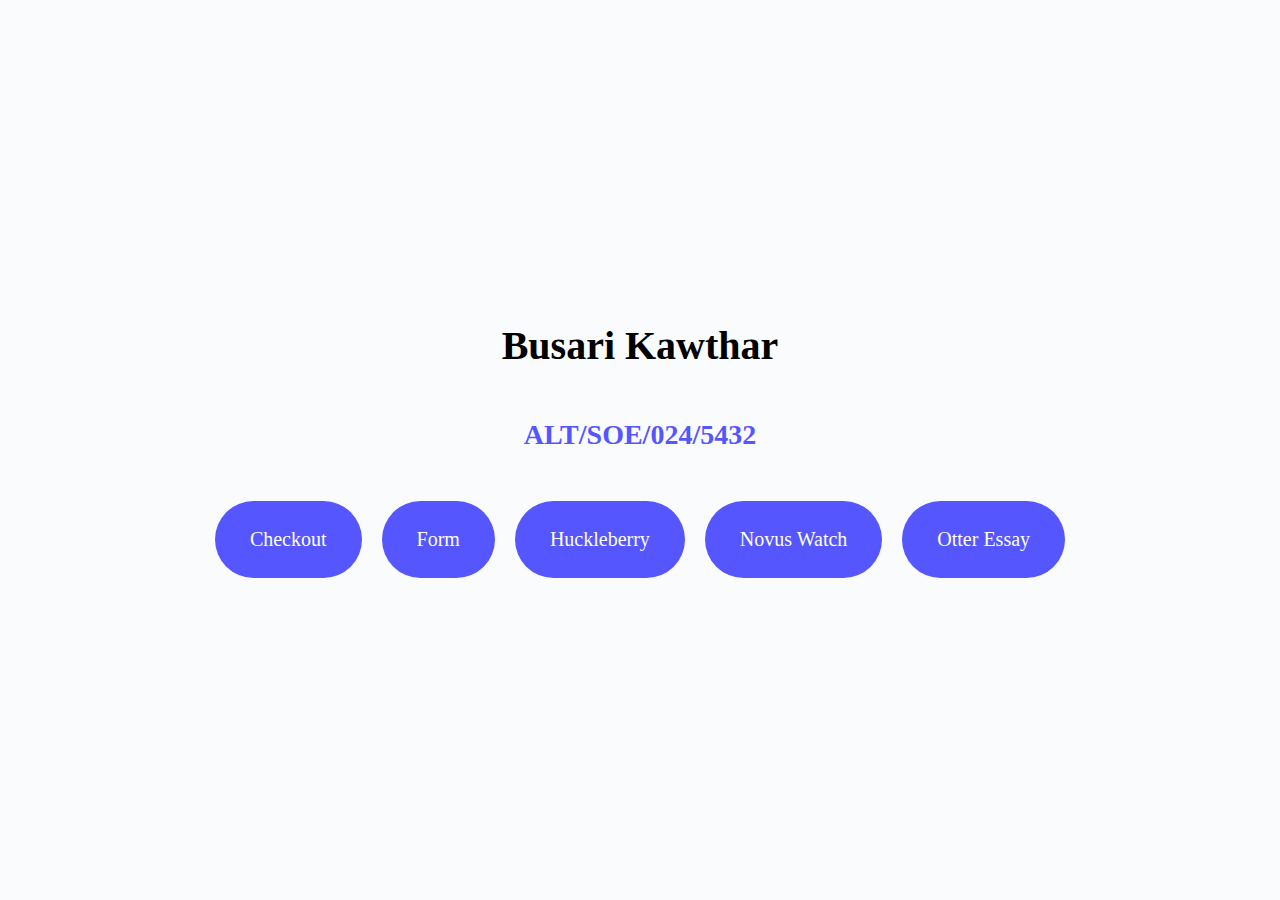
<file: index.html>
<!DOCTYPE html>
<html lang="en">
<head>
    <meta charset="UTF-8">
    <meta name="viewport" content="width=device-width, initial-scale=1.0">
    <title>Document</title>
    <link rel="stylesheet" href="./style.css">
</head>
<body>
    <h1>Busari Kawthar</h1>
    <h2>ALT/SOE/024/5432</h2>

    <main class="main">
        <a href="./Checkout/index.html" class="btn">Checkout</a>
        <a href="./Form/index.html" class="btn">Form</a>
        <a href="./Huckleberry/index.html" class="btn">Huckleberry</a>
        <a href="./Novus watch/index.html" class="btn">Novus Watch</a>
        <a href="./Otter Essay/index.html" class="btn">Otter Essay</a>
    </main>
</body>
</html>
</file>
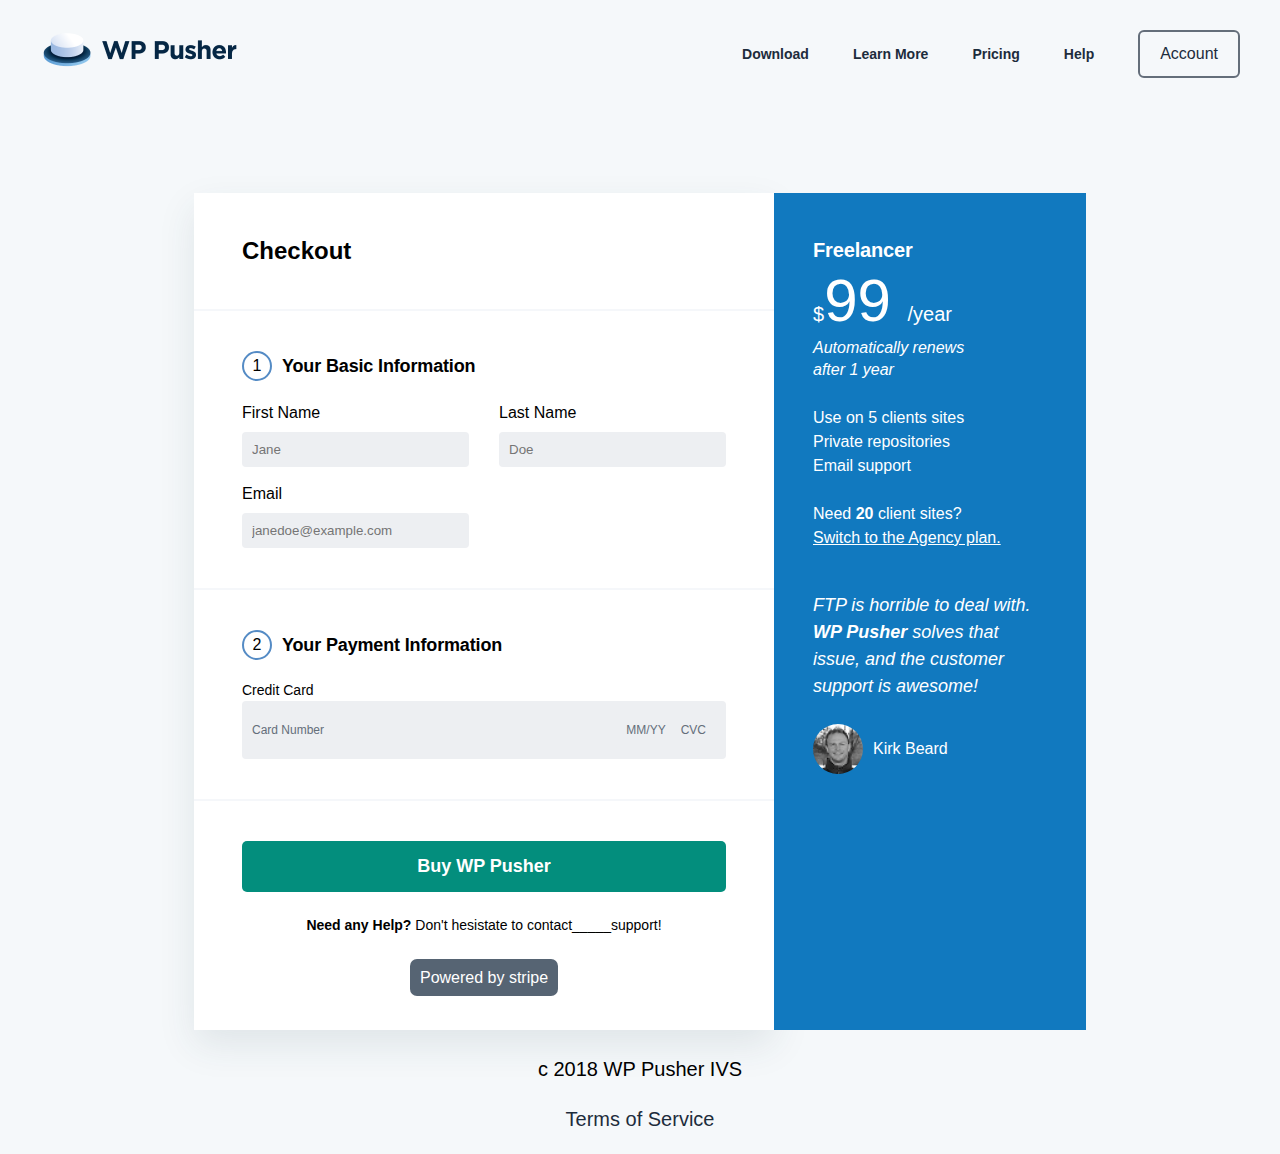
<file: Checkout/index.html>
<!DOCTYPE html>
<html lang="en">
  <head>
    <meta charset="UTF-8" />
    <meta name="viewport" content="width=device-width, initial-scale=1.0" />
    <title>Checkout</title>
    <link rel="stylesheet" href="./style.css" />
  </head>
  <body>
    <header class="header">
      <figure class="header-logo">
        <img src="./wppusher-logo copy.png" alt="logo" />
      </figure>

      <nav class="header-links">
        <ul>
          <li class="header-links_link"><a href="">Download</a></li>
          <li class="header-links_link"><a href="">Learn more</a></li>
          <li class="header-links_link"><a href="">Pricing</a></li>
          <li class="header-links_link"><a href="">Help</a></li>
          <a href="" class="btn">Account</a>
        </ul>
      </nav>
    </header>
    <main class="main">
      <section class="checkout">
        <div class="checkout-heading divider">
          <h2>Checkout</h2>
        </div>
        <div class="checkout-info divider">
          <div class="info-header">
            <span>1</span>
            <h3>Your Basic Information</h3>
          </div>
          <form action="" class="checkout-form">
            <div class="form-input">
              <label for="first-name">First Name</label>
              <input type="text" placeholder="Jane" />
            </div>
            <div class="form-input">
              <label for="last-name">Last Name</label>
              <input type="text" placeholder="Doe" />
            </div>
            <div class="form-input">
              <label for="email">Email</label>
              <input type="email" placeholder="janedoe@example.com" />
            </div>
          </form>
        </div>

        <div class="payment-info divider">
          <div class="info-header">
            <span>2</span>
            <h3>Your Payment Information</h3>
          </div>

          <div class="card-details">
            <p>Credit Card</p>
            <div>
              <span>Card Number</span>
            <div>
            <span>MM/YY</span>
            <span>CVC</span>
          </div>
        </div>
    </div>
</div>

        <div class="checkout-btn">
          <button>Buy WP Pusher</button>
          <p>
            <span>Need any Help?</span> Don't hesistate to contact_____support!
          </p>
          <span class="stripe">Powered by stripe </span>
        </div>
      </section>
      <section class="freelancer">
        <div class="freelancer-info_price">
    
            <h3>Freelancer</h3>
            <p class="price"><span>$</span>99 <span>/year</span></p>
            <p class="year">Automatically renews <span>after 1 year</span></p>
          </div>
          <br>
          <ul class="review">
            <li><span>Use on 5 clients sites</span></li>
            <li><span>Private repositories</span></li>
            <li><span>Email support</span></li>
          </ul>
          <br>
          <p class="link">
            Need <span>20</span> client sites?
            <a href="">Switch to the Agency plan.</a>
          </p>
        </div>

        <div class="frelancer-review">
          <p class="freelancer-review_content">
            FTP is horrible to deal with. <span>WP Pusher</span> solves that
            issue, and the customer support is awesome!
          </p>
          <br>
          <article class="freelancer-review_info">
            <figure>
                <img src="./Bitmap.png" alt="">
            </figure>
            <p>Kirk Beard</p>
          </article>
        </div>
      </section>
    </main>
    <br>
    <footer class="terms">
        <p> <span>c</span> 2018 WP Pusher IVS</p>
        <a href="" >Terms of Service</a>
    </footer>
  </body>
</html>
</file>
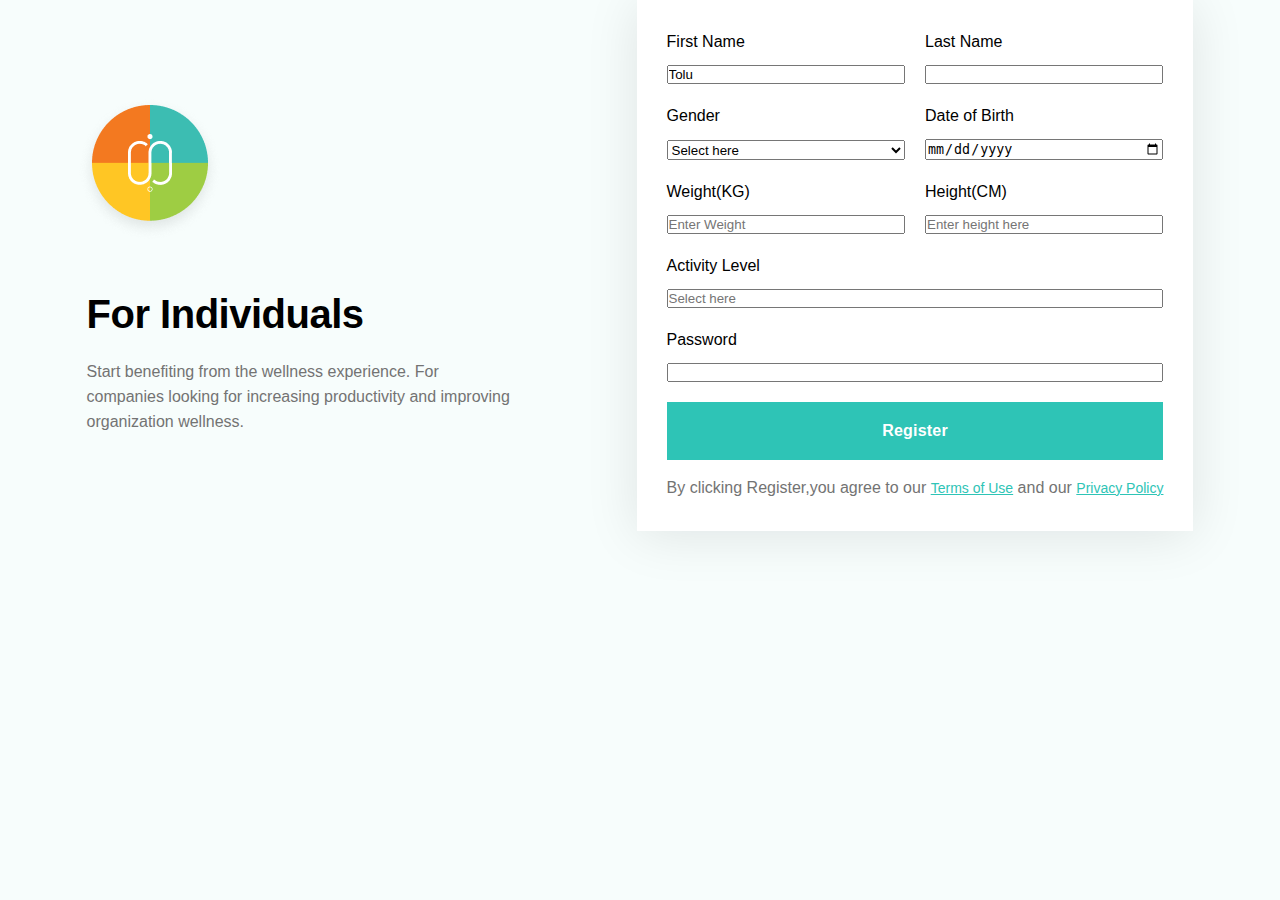
<file: Form/index.html>
<!DOCTYPE html>
<html lang="en">
  <head>
    <meta charset="UTF-8" />
    <meta name="viewport" content="width=device-width, initial-scale=1.0" />
    <title>Form with CSS</title>
    <link rel="stylesheet" href="./style.css" />
  </head>
  <body>
    <main class="main">
      <section class="form-content">
        <figure>
          <img src="./Logo.png" alt="Logo" />
        </figure>
        <h2>For Individuals</h2>
        <p>
          Start benefiting from the wellness experience. For companies looking
          for increasing productivity and improving organization wellness.
        </p>
      </section>

      <section class="page-form">
<form action="" class="form section">
    <div class="form-input">
        <label for="first-name">First Name</label>
        <input type="text" value="Tolu">
    </div>
    <div class="form-input">
        <label for="last-name">Last Name</label>
        <input type="text" id="last-name">
    </div>
    <div class="form-input">
        <label for="gender">Gender</label>
        <select name="" id="gender">
            <option value="select">Select here</option>
            <option value="male">Male</option>
            <option value="female">Female</option>
        </select>
    </div>
    <div class="form-input">
        <label for="DOB">Date of Birth</label>
        <input type="date" id="DOB">
    </div>
    <div class="form-input">
<label for="weight">Weight(KG)</label>
<input type="number" placeholder="Enter Weight" id="weight">
    </div>
    <div class="form-input">
        <label for="height">Height(CM)</label>
        <input type="number" placeholder="Enter height here" id="height">
    </div>
    <div class="form-input span-2">
        <label for="activity-level">Activity Level</label>
        <input type="text" id="activity-level" placeholder="Select here">
    </div>
    <div class="form-input span-2">
<label for="password">Password</label>
<input type="password" id="password" >
    </div>
    <button type="submit" class="btn span-2">Register</button>
</form>
<p>
    By clicking Register,you agree to our <a href="">Terms of Use</a> and our <a href="">Privacy Policy</a>
</p>
      </section>
    </main>

  </body>
</html>
</file>
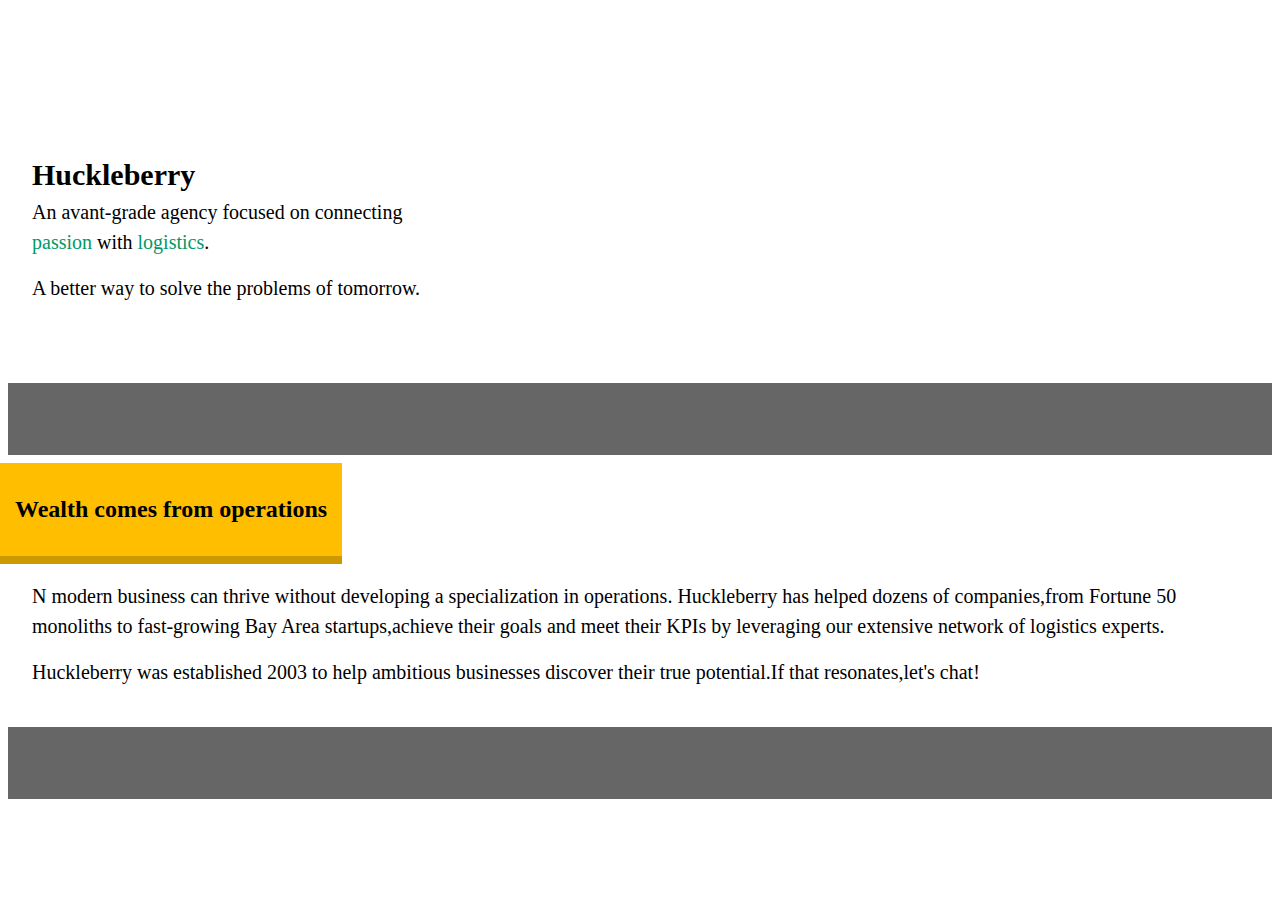
<file: Huckleberry/index.html>
<!DOCTYPE html>
<html lang="en">
  <head>
    <meta charset="UTF-8" />
    <meta name="viewport" content="width=device-width, initial-scale=1.0" />
    <link rel="preconnect" href="https://fonts.googlrapis.com">
    <link rel="preconnect" href="https://fonts.gstatic.com" crossorigin="">
    <title>Huckleberry</title>
    <link rel="stylesheet" href="./style.css" />
  </head>
  <body>
    <section class="section-top">
      <div class="section_content">
        <h2>Huckleberry</h2>
        <p>
          An avant-grade agency focused on connecting <span>passion</span> with
          <span>logistics</span>.
        </p>
        <p>A better way to solve the problems of tomorrow.</p>
      </div>
    </section>
    <section class="section-bottom">
      <div class="section_content">
        <h2>Wealth comes from operations</h2>
        <p>
          N modern business can thrive without developing a specialization in
          operations. Huckleberry has helped dozens of companies,from Fortune 50
          monoliths to fast-growing Bay Area startups,achieve their goals and
          meet their KPIs by leveraging our extensive network of logistics
          experts.
        </p>
        <p>
          Huckleberry was established 2003 to help ambitious businesses discover
          their true potential.If that resonates,let's chat!
        </p>
      </div>
    </section>
  </body>
</html>
</file>
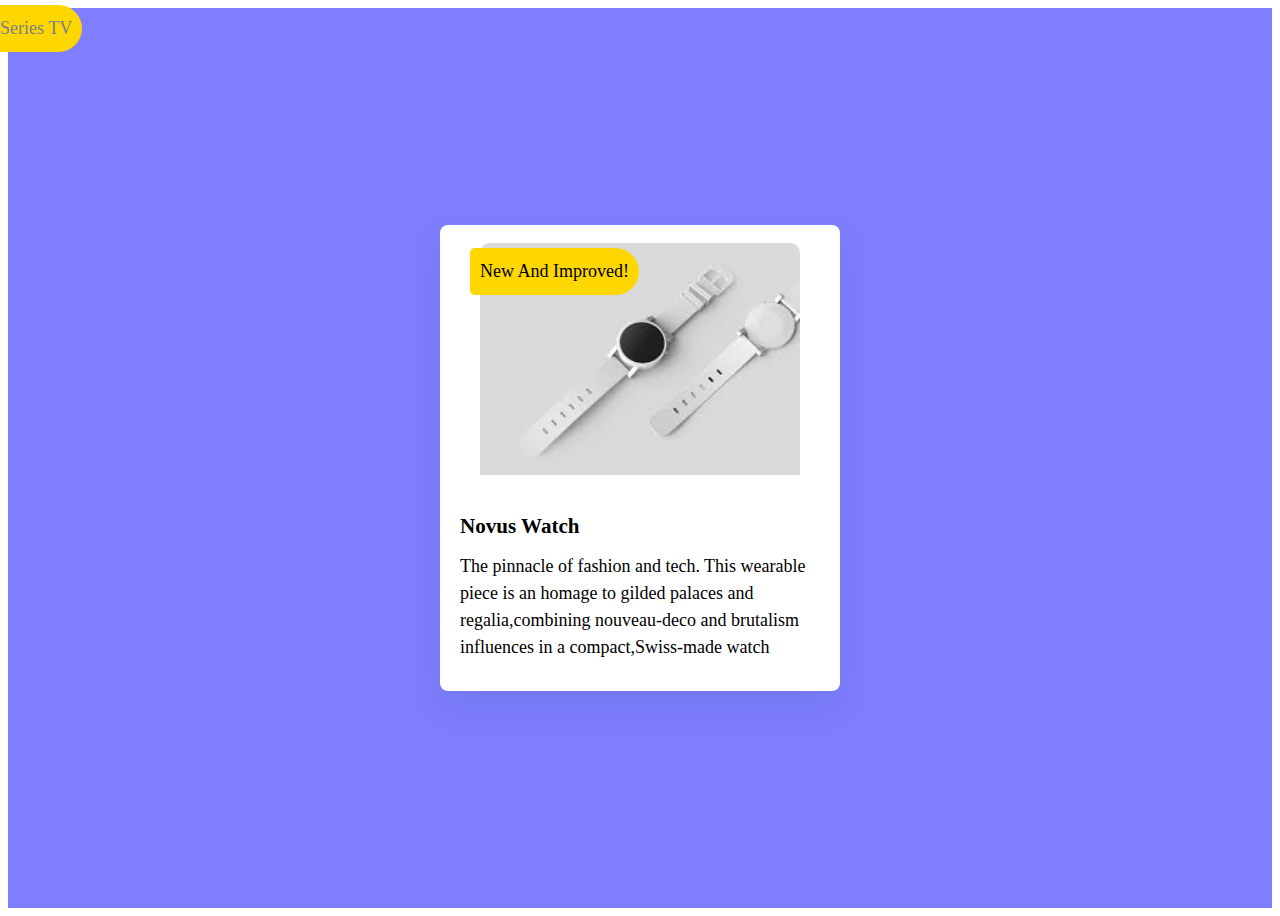
<file: Novus watch/index.html>
<!DOCTYPE html>
<html lang="en">
  <head>
    <meta charset="UTF-8" />
    <meta name="viewport" content="width=device-width, initial-scale=1.0" />
    <title>Watch</title>
    <link rel="stylesheet" href="./style.css" />
  </head>
  <body>
    <main>
      <article>
        <figure>
          <img src="./watch.jpg.jpg" alt="Novus Wacth" />
          <span>New and Improved!</span>
        </figure>
        <div class="article-content">
          <div>
            <h3>Novus Watch</h3>
            <span>Series TV</span>
          </div>
          <p>
            The pinnacle of fashion and tech. This wearable piece is an homage
            to gilded palaces and regalia,combining nouveau-deco and brutalism
            influences in a compact,Swiss-made watch
          </p>
        </div>
      </article>
    </main>
  </body>
</html>
</file>
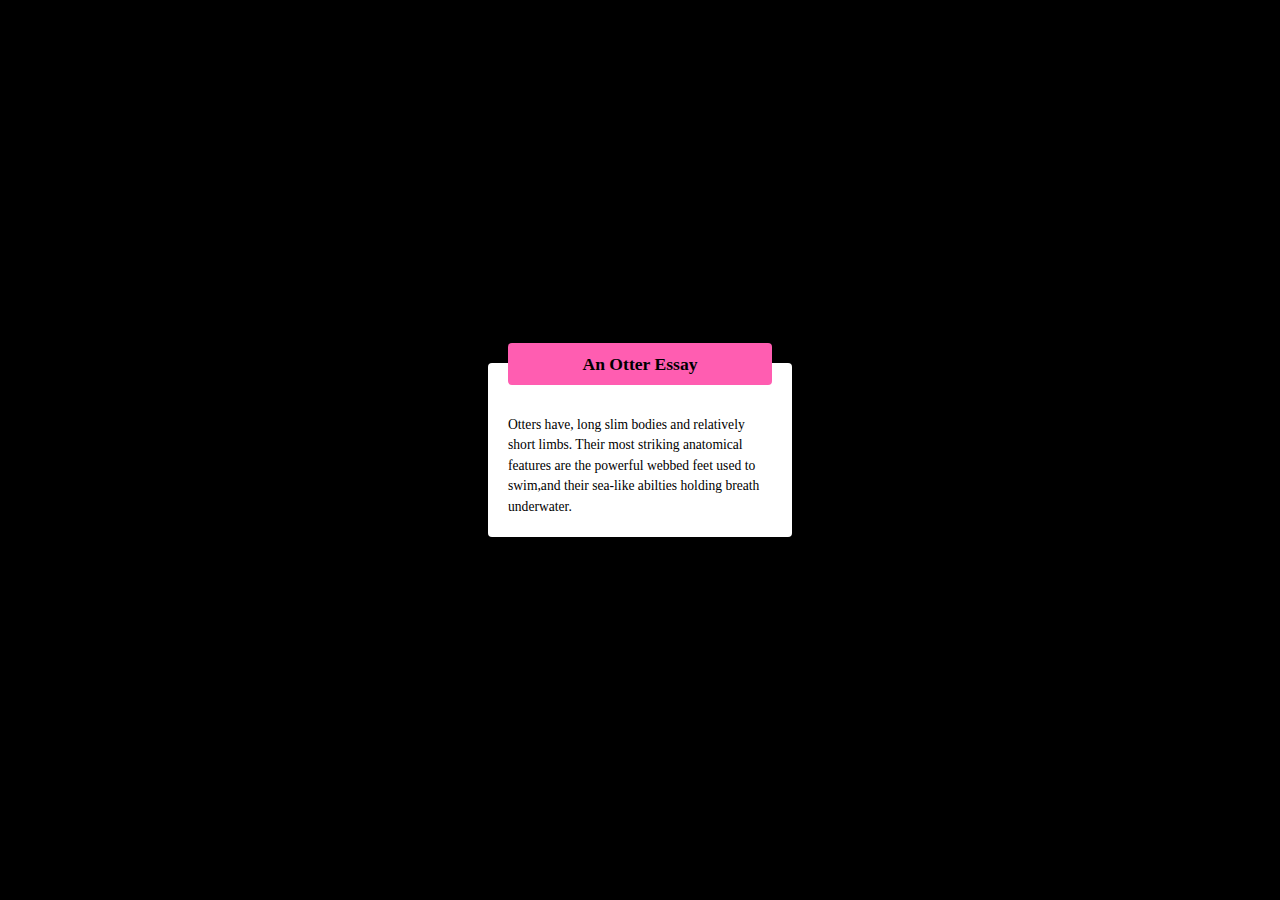
<file: Otter Essay/index.html>
<!DOCTYPE html>
<html lang="en">
  <head>
    <meta charset="UTF-8" />
    <meta name="viewport" content="width=device-width, initial-scale=1.0" />
    <title>Card</title>
    <link rel="stylesheet" href="./style.css">
  </head>
  <body>
    <div class="card">
      <h2>An Otter Essay</h2>
      <p>
        Otters have, long slim bodies and relatively short limbs. Their most
        striking anatomical features are the powerful webbed feet used to
        swim,and their sea-like abilties holding breath underwater.
      </p>
    </div>
  </body>
</html>
</file>
<file: style.css>
*,
*::after,
*::before{
    padding: 0;
    margin: 0;
    box-sizing: border-box;
}
html{
    font-size: 10px;
}
body{
    display: grid;
    place-content: center;
    height: 100vh;
    gap: 5rem;
    background: rgba(249, 251, 253, 1);
    justify-items: center;
}
h1{
    font-size: 4rem;
}
h2{
    font-size: 2.8rem;
    color: rgb(86, 86, 255);
}
.main{
    display: flex;
    gap: 2rem;
}
.btn{
    padding: 2.4rem 3.2rem;
    border-radius: 5vh;
    text-decoration: none;
    text-transform: capitalize;
    color: white;
    background: rgb(86, 86, 255);
    font-size: 2rem;
    transition: all 0.3s ease-in-out;
    border: 3px solid transparent;
    &:hover{
        color: rgb(86, 86, 255);
        background: transparent;
        border: 3px solid rgb(86, 86, 255) ;
    }
}
</file>
<file: Checkout/style.css>
*{
    padding: 0;
    margin: 0;
    box-sizing: border-box;
}
html{
    font-size: 62.5%;
}
body{
    font-size: 1.6rem;
    font-family: sans-serif;
    line-height: 1.5;
    background: rgba(245, 248, 250, 1);
}
li{
    list-style-type: none;
}
h3{
    font-size: 1.8rem;
    font-weight: 700;
    letter-spacing: -0.15px;
    text-transform: capitalize;
}
a{
    text-decoration: none;
    color: rgba(29, 44, 60, 1);
}
input{
    outline: none;
}
.header{
    display: flex;
    padding: 3rem 4rem;
    justify-content: space-between;
    position: relative;
    &::after{
        position: absolute;
        left: 2%;
        right: 2%;
        bottom: 0;
        height: 2px;
        background: rgba(224, 230, 234, 1);
        width: 96%;
    }
}
.header-links ul{
display: flex;
align-items: center;
gap: 4.4rem;
text-transform: capitalize;
}
.header-links_link{
font-size: 1.4rem;
font-weight: 700;
line-height: 1.5;
text-align: center;
}
.btn{
    padding: 1rem 2rem;
    background: transparent;
    border: 2px solid rgba(100, 110, 122, 1);
    border-radius: 0.6rem;
}
.main{
    display: grid;
    place-content: center;
    grid-template-columns: 58rem 31.2rem;
    padding-top: 8.5rem;
}
.checkout{
    background-color: rgb(255, 255, 255);
    box-shadow: 0px 15px 35px 0px rgba(43, 64, 078, 0.1);
}
.divider{
    display: grid;
    gap: 2rem;
    padding: 4rem 4.8rem 4rem;
    border-bottom: 2px solid rgba(245, 247, 250, 1);
}
.checkout-heading {
    h2{
        text-shadow: 0px 4px 4px 0px rgba(0, 0, 0, 0.25);
        text-transform: capitalize;
    }
}
.info-header{
display: flex;
align-items: center;
gap: 1rem;
span{
    width: 3rem;
    height: 3rem;
    display: grid;
    place-content: center;
    border: 2px solid rgba(84, 139, 197, 1);
    border-radius: 50%;
}
}
.checkout-form{
    display: flex;
    gap: 1.5rem 3rem;
    flex-wrap: wrap;
}
.form-input{
    flex-basis: 22.7rem;
    display: grid;
    gap: 0.7rem;
    input{
       padding: 1rem;
       background: rgba(237, 239, 242, 1);
       border-radius: 4px;
       border: none;
    }
    label{
        text-transform: capitalize;
    }
}
.last-name{
    flex-basis: 37rem;
}
.card-details{
    p{
        text-transform: capitalize;
        font-size: 1.4rem;
        font-weight: 400;
    }
    div{
        padding: 1rem;
        background: rgba(237, 239, 242, 1);
        border-radius: 4px;
        border: none;
        display: flex;
        justify-content: space-between;
        color: rgba(100, 110, 122, 1);
        font-size: 1.2rem;
        align-items: center;
        div{
            display: flex;
            gap: 1.5rem;
        }
    }
}
.checkout-btn{
    padding: 4rem 4.8rem 4rem;
   text-align: center;
   button{
    background: rgba(3, 142, 125, 1);
    border-radius: 5px;
    border: none;
    outline: none;
    width: 100%;
    padding: 1.5rem;
    text-transform: capitalize;
    color: white;
    font-family: sans-serif;
    font-size: 1.8rem;
    font-weight: 700;
    margin-bottom: 2.3rem;
   }
   p{
    font-size: 1.4rem;
    margin-bottom: 3rem;

    span{
        font-weight: 700;
    }
   }
}
.stripe{
    background: rgba(86, 100, 115, 1);
    padding: 1rem;
    color: white;
    border-radius: 0.7rem;
    span{
        font-weight: 800;
        font-size: 1.8rem;
    }
}
.freelancer{
    background: rgba(17, 121, 191, 1);
    padding: 4.2rem 3.9rem 4.4rem;
    color: rgba(255, 255, 255, 1);
}
.freelancer-info{
    display: grid;
    gap: 3.8rem;
}
.freelancer-info_price{
    h3{
        font-size: 2rem;
        font-weight: 700;
    }
    .year{
        font-size: 1.6rem;
        font-style: italic;
        line-height: 1.4;
        span{
            display: block;
        }
    }
}
.link{
    padding-bottom: 4.2rem;
    span{
        font-weight: 700;
    }
    a{
       text-decoration: underline;
       color: white;
       display: block; 
    }
}
.freelancer-review{
    padding: 4rem;
    border-top: 2px solid rgba(255, 255, 255, 1);
    display: grid;
    gap: 1.7rem;
}
.freelancer-review_content{
    font-size: 1.8rem;
    font-style: italic;
    font-weight: 400;
    line-height: 1.5;
    span{
        font-weight: 700;
    }
}
.freelancer-review_info{
    display: flex;
    gap: 1rem;
    align-items: center;
    figure{
        width: 5rem;
        height: 5rem;
        padding: auto;
        border-radius: 100%;
        overflow: hidden;
        img{
            width: 100%;
            height: 100%;
            object-fit: cover;
        }
    }
}
.price{
font-size: 6rem;
font-weight: 300;
line-height: 1.2;
span{
    font-size: 2rem;
}
}
.terms{
    font-size: 2rem;
    text-align: center;
    padding: auto;
    p{
        text-shadow: gray
    }
    span{
        text-decoration: ;
    }
    a{
        display: grid;
       margin: 2rem;
        text-align: center;
        text-decoration-color: rgb(0, 149, 255);
    }
}
</file>
<file: Form/style.css>
*{
    margin: 0;
    padding: 0;
    box-sizing: border-box;
}

html{
    font-size: 62.5%;
}

body{
    font-size: 1.6rem;
    line-height: 1.56;
    font-family: sans-serif;
    background: rgba(46, 196, 182, 0.04);
}
a{
    font-size: 14px;
    font-weight: 500;
    line-height: 25px;
    color: rgba(46, 196, 182, 1);
}
p{
    color: #737373;
}
.main{
    padding: 8rem and 2.4rem;
    display: flex;
    gap: 4rem 12rem;
    place-content: center;
    align-items: center;
}
.form-content{
    figure{
        margin-bottom: 3rem;
        transform: translate(-10px);
    }
    h2{
        margin-bottom: 1.6rem;
        font-size: 4rem;
        line-height: 1.5;
        letter-spacing: -0.05rem;
    }
    p{
        max-width: 43rem;
    }
}
.page-form{
    padding: 3rem;
    background: white;
    box-shadow: 0px 4px 50px 0px #0408131a;
    justify-content: center;
    align-items: center;
    display: grid;
    .form{
        display: grid;
        gap: 2rem;
        
        div{
            display: grid;
            gap: 1rem;
            div{
                display: grid;
                gap: 1rem;
                label{
                    font-family: sans-serif;
                    font-size: 1.4rem;
                    font-weight: 600;
                    line-height: 1;
                    letter-spacing: 0.1px;
                    text-transform: capitalize;
                }
                input,
                select{
                    padding:  10px;
                    border: 1px solid #f0f0f0;
                    border-radius: 4px;
                    width: 100%;
                    height: auto;
                    margin-bottom: 15px;
    
                    
&:focus,
&:hover{
    border:1px solid #2ec4b6
}
&.active{
    outline: 3px solid rgba(46, 196, 182, 1);
}
                }
            }
        }
    }
}
.span-2{
    grid-column: span 2;
}
.btn{
    font-size: 1.6rem;
    font-weight: 600;
    line-height: 1.6;
    letter-spacing: 0.2px;
    text-align: center;
    padding: 1.6rem;
    background: rgba(46, 196, 182, 1);
    text-transform: capitalize;
    outline: none;
    color: white;
    border: none;
    margin-bottom: 1.6rem;
}
@media  screen and(min-width:900px) {
    .main{
        grid-template-columns: 1fr 1fr;
        padding: 8rem 14rem;
    }
}
@media screen and (max-width: 800px) {
    .span-2{
        grid-column: span 1;
    }
}
</file>
<file: Huckleberry/style.css>
*
*::after,
*::before{
    margin: 0;
    padding: 0;
    box-sizing: border-box;
}
h1,
h2,
h3,
p{
    margin: 0;
    padding: 0;
}
html{
    font-size: 62.5%;
}
body{
    font-size: 2rem;
    line-height: 1.5;
    font-family:"Lato" serif;
    font-weight: 400;
    font-style: normal;
}
h1,
h2,
h3,
h4,
h5,
h6{
    font-family: "Lato", serif;
    font-weight: 900;
    font-style: normal;
}
.section{
    display: grid;
    place-items: center;
    .section_content{
        width:min(100%,80rem)
    }
}
.section-top{
    .section_content{
        padding: 9.6rem 2.4rem 6.4rem;
    }
    h2{
        margin-top: 4.8rem;
    }
    p{
        max-width: 41.5rem;
        margin-bottom: 1.6rem;
        span{
            color: #009966;
        }
    }
}
.section-bottom{
    background: #666666;
    padding: 7.2rem 0;
    .section_content{
        background-color: white;
        position: relative;
        padding: 2.4rem;

        p:nth-of-type(1) {
            padding-top: 10.2rem;
        }
        p{
            margin-bottom: 1.6rem;
            
        }
        h2{
            line-height: 1.2;
            padding: 3.2rem 1.5rem;
            background: #ffbf00;
            font-weight: 800;
            position: absolute;
            font-size: 2.4rem;
            border-bottom: 0.8rem solid #cc9900;
            top: 0.8rem;
            left: -0.8rem

        }
    }
}
</file>
<file: Novus watch/style.css>
*
*::after,
*::before{
    margin: 0;
    padding: 0;
    box-sizing: border-box;
}
h1,
h2,
h3,
p{
    margin: 0;
    padding: 0;
}
html{
    font-size: 62.5%;
}
body{
    font-size: 1.8rem;
    line-height: 1.5;
}
main{
    display: grid;
    place-content: center;
    height: 100vh;
    background:rgb(126,126,255);
}
img{
    width: 100%;
    height: auto;
    object-fit: cover;
}
article{
    width: 40rem;
    background: white;
    border-radius: 0.8rem;

    box-shadow: 0px 15px 35px 0px #2b404e18;
}
figure{
    position: relative;
    img{
        border-top-left-radius: 1rem;
        border-top-right-radius: 1rem;
        align-content: center;
    }
}
span{
    border-radius: 1rem;
    padding: 1rem;
    position: absolute;
    top: 0.5rem;
    left: -1rem;
    background: gold;
    border-top-right-radius: 5rem;
    border-bottom-right-radius: 5rem;
    text-transform: capitalize;
}
.article-content{
    div{
        display: flex;
        gap: 0.8rem;
        align-items: baseline;
        span{
            color: grey;
            align-content: center;
        }
    }
    padding: 1rem 2rem 3rem;
    display: grid;
    gap: 1rem;
}
</file>
<file: Otter Essay/style.css>
/*html{
font-size: 10px;
}*/
*,
*::after,
*::before{
    margin: 0rem;
    padding: 0;
    box-sizing: border-box;
}
html{
    font-size: 8px;
}
body{
    background: black;
    display: grid;
    place-content: center;
    height: 100vh;
    line-height: 1.5;
}
.card{
width: min(100%, 38rem);
margin-inline: auto;
background: white;
position: relative;
padding: 2.5rem;
border-radius: 0.5rem;
h2{
    font-family: 'Times New Roman', Times, serif;
    background: rgb(255, 93, 177);
    padding: 1rem;
    text-transform: capitalize;
    text-align: center;
    position: absolute;
    top: -2.5rem;
    left: 2.5rem;
    right: 2.5rem;
    border-radius: inherit;
    font-size: 2.2rem;
}
p{
    font-family: 'Times New Roman', Times, serif;
    margin-top: 4rem;
    font-size: 1.7rem;
}
}
</file>
